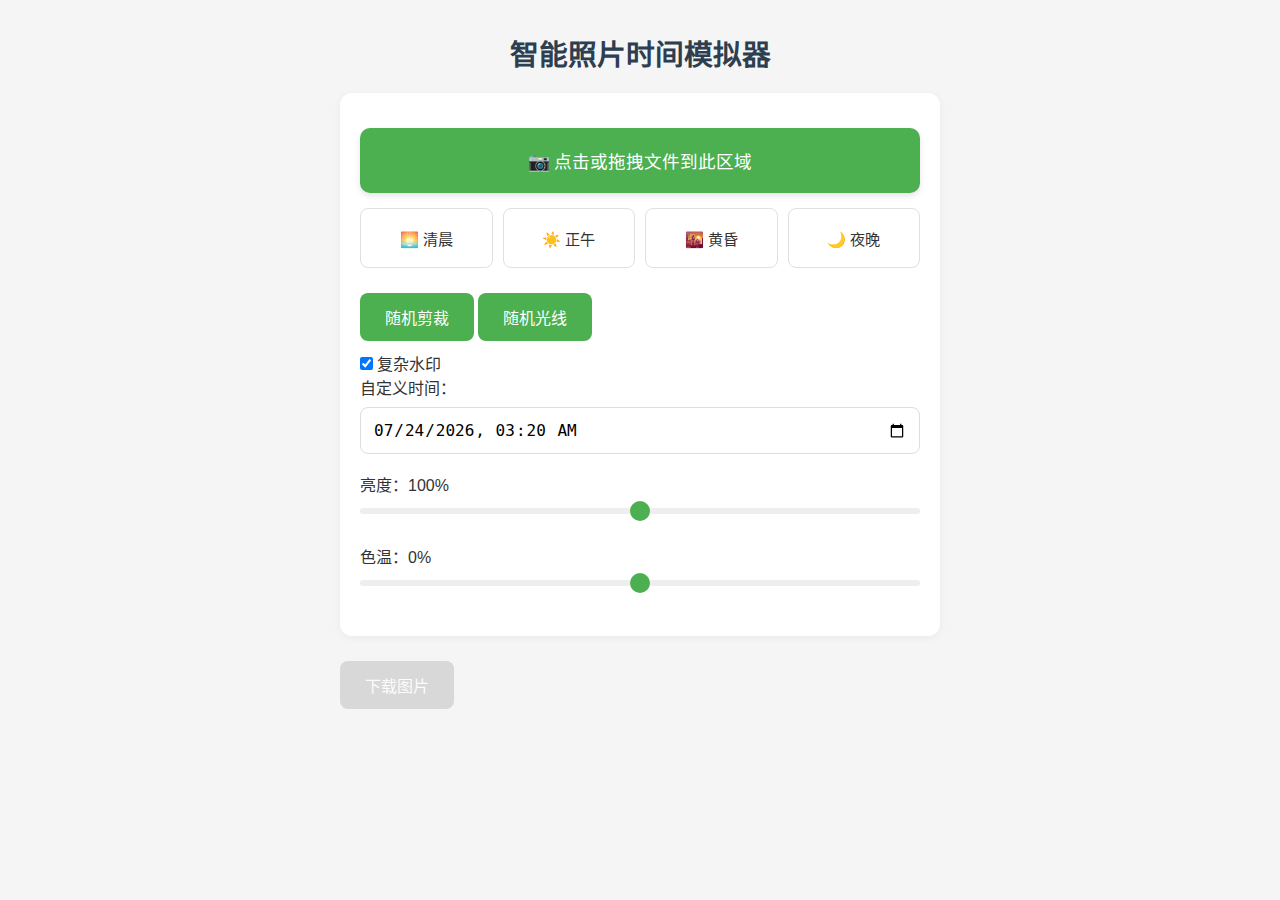
<file: index.html>
<!DOCTYPE html>
<html lang="zh-CN">

<head>
    <meta charset="UTF-8">
    <meta name="viewport" content="width=device-width, initial-scale=1.0, maximum-scale=1.0, user-scalable=no">
    <title>智能照片时间模拟器</title>
    <style>
        /* 基础样式 */
        * {
            box-sizing: border-box;
            margin: 0;
            padding: 0;
        }

        body {
            font-family: -apple-system, BlinkMacSystemFont, 'Segoe UI', Roboto, sans-serif;
            padding: 12px;
            background: #f5f5f5;
            color: #333;
        }

        .container {
            max-width: 600px;
            margin: 0 auto;
        }

        h2 {
            text-align: center;
            margin: 20px 0;
            color: #2c3e50;
            font-size: 1.8rem;
        }

        /* 文件上传样式 */
        .upload-wrapper {
            position: relative;
            margin: 15px 0;
        }

        #uploadInput {
            position: absolute;
            opacity: 0;
            width: 1px;
            height: 1px;
        }

        .upload-label {
            display: block;
            width: 100%;
            padding: 18px;
            background: #4CAF50;
            color: white;
            border-radius: 10px;
            text-align: center;
            cursor: pointer;
            transition: all 0.3s cubic-bezier(0.4, 0, 0.2, 1);
            box-shadow: 0 3px 6px rgba(0, 0, 0, 0.1);
            font-size: 1.1rem;
            border: 2px solid transparent;
        }

        .upload-label:hover {
            background: #45a049;
            transform: translateY(-2px);
            box-shadow: 0 5px 12px rgba(0, 0, 0, 0.15);
        }

        .upload-label:active {
            transform: translateY(0);
        }

        .upload-label::after {
            content: "📷 点击选择照片";
        }

        /* 时间段预设 */
        .time-presets {
            margin: 15px 0;
            display: grid;
            grid-template-columns: repeat(2, 1fr);
            gap: 10px;
        }

        .time-btn {
            padding: 15px;
            background: white;
            border: 1px solid #e0e0e0;
            border-radius: 8px;
            cursor: pointer;
            transition: all 0.2s;
            text-align: center;
            font-size: 0.95rem;
            touch-action: manipulation;
            display: flex;
            align-items: center;
            justify-content: center;
            min-height: 60px;
        }

        .time-btn.selected {
            border-color: #ff4444;
            background: #fff0f0;
            box-shadow: 0 2px 8px rgba(255, 68, 68, 0.1);
        }

        /* 控制区域 */
        .controls {
            background: white;
            padding: 20px;
            border-radius: 12px;
            box-shadow: 0 2px 8px rgba(0, 0, 0, 0.05);
            margin: 15px 0;
        }

        /* 滑动条样式 */
        .slider-container {
            margin: 18px 0;
        }

        input[type="range"] {
            width: 100%;
            height: 6px;
            margin: 12px 0;
            -webkit-appearance: none;
            background: #eee;
            border-radius: 3px;
        }

        input[type="range"]::-webkit-slider-thumb {
            -webkit-appearance: none;
            width: 20px;
            height: 20px;
            background: #4CAF50;
            border-radius: 50%;
            cursor: pointer;
        }

        /* 下载按钮 */
        .button {
            display: block;
            width: 100%;
            padding: 15px;
            background: #4CAF50;
            color: white;
            border: none;
            border-radius: 8px;
            font-size: 1rem;
            cursor: pointer;
            transition: all 0.3s;
            margin: 10px 0;
        }

        .button:disabled {
            background: #cccccc !important;
            cursor: not-allowed;
            opacity: 0.7;
        }

        /* 时间输入 */
        .time-input input {
            width: 100%;
            padding: 12px;
            border: 1px solid #ddd;
            border-radius: 8px;
            margin-top: 8px;
            font-size: 1rem;
        }

        /* 图片预览 */
        #preview {
            width: 100%;
            height: auto;
            border-radius: 12px;
            box-shadow: 0 4px 12px rgba(0, 0, 0, 0.1);
            display: none;
            margin-top: 20px;
        }

        /* 响应式布局 */
        @media (min-width: 480px) {
            .time-presets {
                grid-template-columns: repeat(4, 1fr);
            }

            .upload-label::after {
                content: "📷 点击或拖拽文件到此区域";
            }

            .button {
                width: auto;
                padding: 12px 25px;
                display: inline-block;
            }
        }

        @media (max-width: 380px) {
            .time-btn {
                font-size: 0.85rem;
                padding: 12px;
            }

            h2 {
                font-size: 1.5rem;
            }
        }
    </style>
</head>

<body>
    <div class="container">
        <h2>智能照片时间模拟器</h2>

        <div class="controls">
            <div class="upload-wrapper">
                <input type="file" id="uploadInput" accept="image/*">
                <label for="uploadInput" class="upload-label"></label>
            </div>

            <div class="time-presets">
                <div class="time-btn" data-preset="dawn">🌅 清晨</div>
                <div class="time-btn" data-preset="noon">☀️ 正午</div>
                <div class="time-btn" data-preset="dusk">🌇 黄昏</div>
                <div class="time-btn" data-preset="night">🌙 夜晚</div>
            </div>

            <button id="randomCrop" class="button">随机剪裁</button>
            <button id="randomTime" class="button">随机光线</button>

            <div class="watermark-control">
                <label>
                    <input type="checkbox" id="complexWatermark" checked>
                    <span>复杂水印</span>
                </label>
            </div>

            <div class="time-input">
                <label>自定义时间：
                    <input type="datetime-local" id="customTime">
                </label>
            </div>

            <div class="slider-container">
                <label>亮度：<span id="brightnessValue">100%</span></label>
                <input type="range" id="brightness" min="20" max="180" value="100">
            </div>

            <div class="slider-container">
                <label>色温：<span id="temperatureValue">0%</span></label>
                <input type="range" id="temperature" min="-100" max="100" value="0">
            </div>
        </div>

        <button onclick="downloadImage()" id="downloadBtn" class="button" disabled>下载图片</button>
        <img id="preview" alt="预览图片">
    </div>

    <script>
        const ctx = document.createElement('canvas').getContext('2d');
        let originalImage = null;
        let currentFilters = { brightness: 1, temperature: 0 };
        let currentPreset = null;
        let cropParams = null;

        const MAX_WIDTH = 1920;
        const MAX_HEIGHT = 1080;

        // 新增图片压缩函数
        async function compressImage(image) {
            return new Promise((resolve) => {
                const canvas = document.createElement('canvas');
                let width = image.width;
                let height = image.height;

                // 计算缩放比例
                if (width > height) {
                    if (width > MAX_WIDTH) {
                        height *= MAX_WIDTH / width;
                        width = MAX_WIDTH;
                    }
                } else {
                    if (height > MAX_HEIGHT) {
                        width *= MAX_HEIGHT / height;
                        height = MAX_HEIGHT;
                    }
                }

                // 设置画布尺寸
                canvas.width = width;
                canvas.height = height;

                // 绘制缩放后图片
                const ctx = canvas.getContext('2d');
                ctx.drawImage(image, 0, 0, width, height);

                // 转换为JPEG格式（质量80%）
                canvas.toBlob((blob) => {
                    const reader = new FileReader();
                    reader.onload = () => {
                        const compressedImage = new Image();
                        compressedImage.onload = () => resolve(compressedImage);
                        compressedImage.src = reader.result;
                    };
                    reader.readAsDataURL(blob);
                }, 'image/jpeg', 0.8);
            });
        }

        // 文件上传处理（修改后）
        document.getElementById('uploadInput').addEventListener('change', async function (e) {
            const file = e.target.files[0];
            if (file && file.type.startsWith('image/')) {
                const reader = new FileReader();
                reader.onload = async function (event) {
                    let image = new Image();
                    image.onload = async () => {
                        // 自动压缩大图
                        if (image.width > MAX_WIDTH || image.height > MAX_HEIGHT) {
                            originalImage = await compressImage(image);
                        } else {
                            originalImage = image;
                        }

                        document.getElementById('preview').style.display = 'block';
                        resetToDefault();
                        document.getElementById('downloadBtn').style.display = 'inline-block';
                    };
                    image.src = event.target.result;
                };
                reader.readAsDataURL(file);

                // 上传成功后启用下载按钮
                document.getElementById('downloadBtn').disabled = false;
                document.getElementById('downloadBtn').style.backgroundColor = '#4CAF50';
            }
        });



        // 时间段预设配置
        const presets = {
            dawn: { brightness: 0.8, temperature: -30, contrast: 1.1 },
            noon: { brightness: 1.2, temperature: 10, contrast: 1.0 },
            dusk: { brightness: 0.9, temperature: 50, contrast: 1.2 },
            night: { brightness: 0.6, temperature: -50, contrast: 1.3 }
        };

        // 初始化控件
        document.querySelectorAll('.time-btn').forEach(btn => {
            btn.addEventListener('click', function () {
                const presetKey = this.dataset.preset;
                document.querySelectorAll('.time-btn').forEach(b => b.classList.remove('selected'));

                if (currentPreset === presetKey) {
                    currentPreset = null;
                    resetToDefault();
                } else {
                    this.classList.add('selected');
                    currentPreset = presetKey;
                    applyPreset(presetKey);
                }
            });
        });

        // 随机剪裁
        document.getElementById('randomCrop').addEventListener('click', function () {
            if (!originalImage) return;
            const width = originalImage.width * 0.9;
            const height = originalImage.height * 0.9;
            const maxX = originalImage.width - width;
            const maxY = originalImage.height - height;
            cropParams = {
                x: Math.random() * maxX,
                y: Math.random() * maxY,
                width: width,
                height: height
            };
            processImage();
        });

        // 随机时间段
        document.getElementById('randomTime').addEventListener('click', function () {
            if (!currentPreset) {
                currentFilters = {
                    brightness: Math.random() * 1.6 + 0.2,
                    temperature: Math.random() * 200 - 100,
                    contrast: Math.random() * 0.8 + 0.6
                };
            } else {
                const base = presets[currentPreset];
                currentFilters = {
                    brightness: base.brightness + (Math.random() * 0.4 - 0.2),
                    temperature: base.temperature + (Math.random() * 40 - 20),
                    contrast: base.contrast + (Math.random() * 0.4 - 0.2)
                };
            }
            updateControls();
            processImage();
        });

        // 滤镜更新
        document.getElementById('brightness').addEventListener('input', updateFilters);
        document.getElementById('temperature').addEventListener('input', updateFilters);

        function applyPreset(presetKey) {
            const preset = presets[presetKey];
            currentFilters = { ...preset };
            updateControls();
            processImage();
        }

        function resetToDefault() {
            currentFilters = { brightness: 1, temperature: 0, contrast: 1 };
            cropParams = null;
            updateControls();
            processImage();
        }

        function updateControls() {
            document.getElementById('brightness').value = currentFilters.brightness * 100;
            document.getElementById('temperature').value = currentFilters.temperature;
            document.getElementById('brightnessValue').textContent =
                Math.round(currentFilters.brightness * 100) + '%';
            document.getElementById('temperatureValue').textContent =
                Math.round(currentFilters.temperature) + '%';
        }

        function updateFilters(e) {
            const id = e.target.id;
            const value = parseFloat(e.target.value);

            if (id === 'brightness') {
                currentFilters.brightness = value / 100;
                document.getElementById('brightnessValue').textContent = value + '%';
            }
            else if (id === 'temperature') {
                currentFilters.temperature = value;
                document.getElementById('temperatureValue').textContent = value + '%';
            }

            processImage();
        }

        function processImage() {
            if (!originalImage) return;

            const canvas = document.createElement('canvas');
            canvas.width = originalImage.width;
            canvas.height = originalImage.height;
            const ctx = canvas.getContext('2d');

            // 绘制基础图像
            if (cropParams) {
                ctx.drawImage(
                    originalImage,
                    cropParams.x, cropParams.y, cropParams.width, cropParams.height,
                    0, 0, canvas.width, canvas.height
                );
            } else {
                ctx.drawImage(originalImage, 0, 0);
            }

            // 应用滤镜
            ctx.filter = `
                brightness(${currentFilters.brightness})
                contrast(${currentFilters.contrast})
                hue-rotate(${currentFilters.temperature * 0.3}deg)
                saturate(${1 + Math.abs(currentFilters.temperature) / 200})
            `;
            ctx.drawImage(canvas, 0, 0);

            // 添加色调叠加
            if (currentFilters.temperature > 0) {
                ctx.fillStyle = `rgba(255, 150, 0, ${currentFilters.temperature / 200})`;
                ctx.globalCompositeOperation = 'overlay';
                ctx.fillRect(0, 0, canvas.width, canvas.height);
            }
            else if (currentFilters.temperature < 0) {
                ctx.fillStyle = `rgba(0, 150, 255, ${Math.abs(currentFilters.temperature) / 200})`;
                ctx.globalCompositeOperation = 'color';
                ctx.fillRect(0, 0, canvas.width, canvas.height);
            }

            // 添加水印
            drawWatermark(ctx);

            document.getElementById('preview').src = canvas.toDataURL();
        }

        // 下载功能
        function downloadImage() {
            if (!originalImage) {
                alert('请先上传图片');
                return;
            }
            const link = document.createElement('a');
            link.download = `smart-photo-${Date.now()}.jpg`;
            link.href = document.getElementById('preview').src;
            link.click();
        }

        // 在全局变量中添加水印状态
        let useComplexWatermark = true;

        // 初始化水印控件
        document.getElementById('complexWatermark').addEventListener('change', function (e) {
            useComplexWatermark = e.target.checked;
            processImage();
        });

        // 初始化时间输入框
        function initTimeInput() {
            const timeInput = document.getElementById('customTime');
            const now = new Date();

            // 设置默认值为当前时间（兼容性处理）
            const localDateTime = new Date(now.getTime() - now.getTimezoneOffset() * 60000)
                .toISOString()
                .slice(0, 16);
            timeInput.value = localDateTime;

            // 添加输入监听
            timeInput.addEventListener('change', processImage);
        }

        // 修改后的水印日期获取函数
        function getDisplayTime() {
            const timeInput = document.getElementById('customTime');

            try {
                // 验证输入时间有效性
                const selectedDate = new Date(timeInput.value);
                if (isNaN(selectedDate.getTime())) {
                    throw new Error('无效时间');
                }
                return selectedDate;
            } catch (e) {
                // 无效时间时返回当前时间
                return new Date();
            }
        }

        // 在页面初始化时调用
        window.addEventListener('DOMContentLoaded', () => {
            initTimeInput();
        });

        // 修改后的水印绘制函数
        function drawWatermark(ctx) {
            const dateOptions = {
                year: 'numeric',
                month: '2-digit',
                day: '2-digit',
                hour: '2-digit',
                minute: '2-digit',
                second: '2-digit'
            };
            const dateString = getDisplayTime().toLocaleString('zh-CN', dateOptions);

            // 重置画布状态确保不受滤镜影响
            ctx.save();
            ctx.filter = 'none'; // 强制重置滤镜
            ctx.globalAlpha = 1;
            ctx.globalCompositeOperation = 'source-over';

            if (document.getElementById('complexWatermark').checked) {
                // 复杂水印样式
                // 动态计算水印框尺寸
                const imgWidth = ctx.canvas.width;
                const imgHeight = ctx.canvas.height;
                
                // 设置水印框为图片宽度的1/5
                const boxWidth = Math.max(imgWidth / 3, 120); // 最小宽度120px
                const padding = boxWidth * 0.05; // 内边距按比例计算
                const lineSpacing = padding * 0.8;

                // 动态计算字体大小
                let fontSize = boxWidth / 12;
                fontSize = Math.min(Math.max(fontSize, 12), 24); // 限制字体范围12-24px

                // 测量文字
                ctx.font = `bold ${fontSize}px Arial`;
                const text1 = '实时拍摄';
                const text1Width = ctx.measureText(text1).width;
                
                ctx.font = `${fontSize * 0.8}px Arial`;
                const text2 = dateString;
                const text2Width = ctx.measureText(text2).width;

                // 自动调整框宽度（取两行文字最大宽度）
                const finalBoxWidth = Math.max(text1Width, text2Width) + padding * 2;
                const boxHeight = fontSize * 2 + lineSpacing * 3;

                // 定位参数
                const margin = boxWidth * 0.1;
                const x = imgWidth - finalBoxWidth - margin;
                const y = imgHeight - boxHeight - margin;

                // 绘制背景框
                ctx.fillStyle = 'rgba(0, 0, 0, 0.5)';
                ctx.beginPath();
                ctx.roundRect(x, y, finalBoxWidth, boxHeight, 8);
                ctx.fill();

                // 绘制文字
                ctx.fillStyle = 'rgba(255, 255, 255, 0.9)';
                ctx.textAlign = 'left';
                ctx.textBaseline = 'top';

                // 第一行文字
                ctx.font = `bold ${fontSize}px Arial`;
                ctx.fillText(text1, x + padding, y + padding);

                // 第二行文字
                ctx.font = `${fontSize * 0.8}px Arial`;
                ctx.fillText(text2, x + padding, y + padding + fontSize + lineSpacing);
            } else {
                // 简单水印样式
                const fontSize = Math.max(ctx.canvas.width / 80, 12);
                ctx.font = `${fontSize}px Arial`;
                ctx.fillStyle = 'rgba(255, 255, 255, 0.7)';
                ctx.textAlign = 'right';
                ctx.textBaseline = 'bottom';
                ctx.fillText(dateString, ctx.canvas.width - 10, ctx.canvas.height - 10);
            }

            ctx.restore();
        }

    </script>
</body>

</html>
</file>
